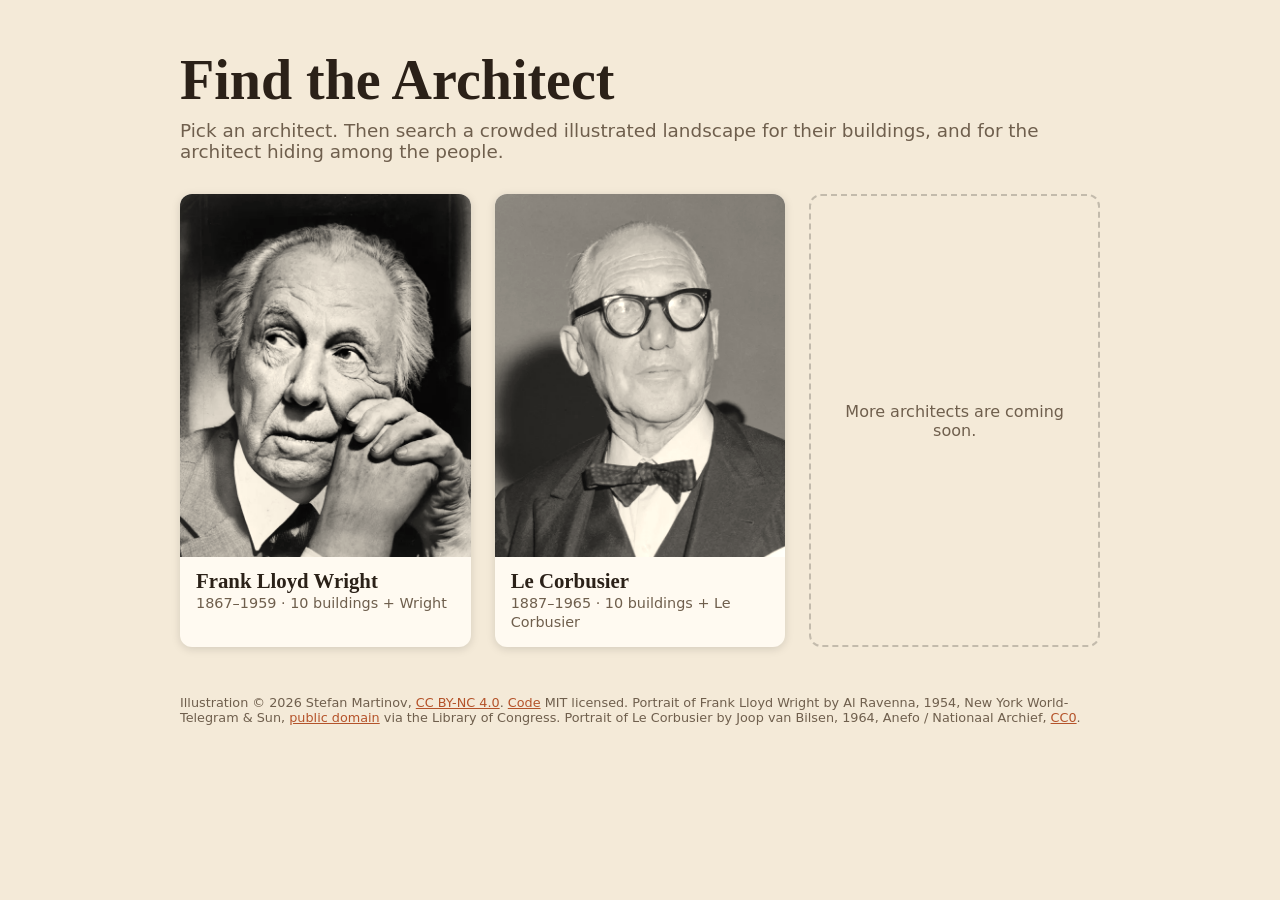
<file: index.html>
<!doctype html>
<html lang="en">
<head>
  <meta charset="utf-8">
  <meta name="viewport" content="width=device-width, initial-scale=1">
  <title>Find the Architect</title>
  <meta name="description" content="A hidden-object game: find famous buildings and their architect in a crowded illustrated landscape.">
  <link rel="canonical" href="https://smartinov.github.io/marhitekta/">
  <meta property="og:type" content="website">
  <meta property="og:site_name" content="Find the Architect">
  <meta property="og:title" content="Find the Architect">
  <meta property="og:description" content="A free hidden-object game: find famous buildings and their architect in a crowded illustrated town.">
  <meta property="og:url" content="https://smartinov.github.io/marhitekta/">
  <meta property="og:image" content="https://smartinov.github.io/marhitekta/architects/frank-lloyd-wright/share.jpg">
  <meta property="og:image:width" content="1200">
  <meta property="og:image:height" content="630">
  <meta name="twitter:card" content="summary_large_image">
  <link rel="icon" href="favicon.ico" sizes="32x32">
  <link rel="icon" href="favicon.svg" type="image/svg+xml">
  <link rel="apple-touch-icon" href="apple-touch-icon.png">
  <link rel="stylesheet" href="style.css">
</head>
<body>
  <div class="landing">
    <h1>Find the Architect</h1>
    <p class="lead">Pick an architect. Then search a crowded illustrated landscape for their buildings, and for the architect hiding among the people.</p>
    <div class="cards">
      <a class="card" href="architects/frank-lloyd-wright/">
        <img src="architects/frank-lloyd-wright/portrait.webp" alt="Portrait of Frank Lloyd Wright" width="600" height="765">
        <div>
          <h2>Frank Lloyd Wright</h2>
          <span>1867–1959 · 10 buildings + Wright</span>
        </div>
      </a>
      <a class="card" href="architects/le-corbusier/">
        <img src="architects/le-corbusier/portrait.webp" alt="Portrait of Le Corbusier" width="600" height="765">
        <div>
          <h2>Le Corbusier</h2>
          <span>1887–1965 · 10 buildings + Le Corbusier</span>
        </div>
      </a>
      <div class="card soon">More architects are coming soon.</div>
    </div>
    <footer>
      Illustration © 2026 Stefan Martinov, <a href="https://creativecommons.org/licenses/by-nc/4.0/">CC BY-NC 4.0</a>.
      <a href="https://github.com/smartinov/marhitekta">Code</a> MIT licensed. Portrait of Frank Lloyd Wright by Al Ravenna, 1954, New York World-Telegram &amp; Sun,
      <a href="https://commons.wikimedia.org/wiki/File:Frank_Lloyd_Wright_portrait.jpg">public domain</a> via the Library of Congress. Portrait of Le Corbusier by Joop van Bilsen, 1964, Anefo / Nationaal Archief,
      <a href="https://commons.wikimedia.org/wiki/File:Le_Corbusier_(1964).jpg">CC0</a>.
    </footer>
  </div>
</body>
</html>
</file>
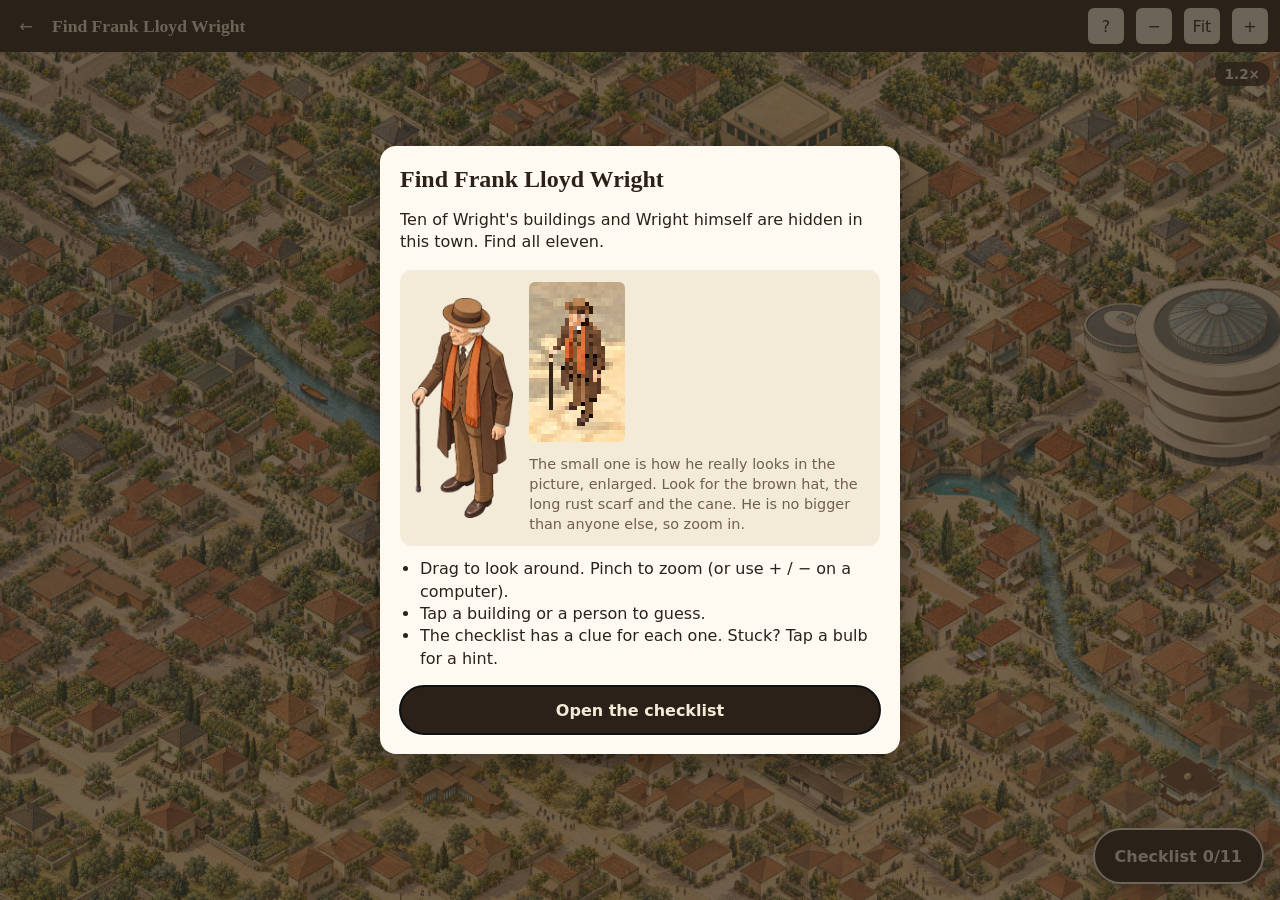
<file: architects/frank-lloyd-wright/index.html>
<!doctype html>
<html lang="en">
<head>
  <meta charset="utf-8">
  <meta name="viewport" content="width=device-width, initial-scale=1">
  <title>Find Frank Lloyd Wright: Fallingwater, the Guggenheim and more | Find the Architect</title>
  <meta name="description" content="A free hidden-object game: find Fallingwater, the Guggenheim, Robie House and seven more Frank Lloyd Wright buildings, and Wright himself, in a crowded illustrated town.">
  <meta http-equiv="Content-Security-Policy" content="default-src 'self'; style-src 'self' 'unsafe-inline'">
  <link rel="canonical" href="https://smartinov.github.io/marhitekta/architects/frank-lloyd-wright/">
  <meta property="og:type" content="website">
  <meta property="og:site_name" content="Find the Architect">
  <meta property="og:title" content="Can you find Frank Lloyd Wright?">
  <meta property="og:description" content="Spot Fallingwater, the Guggenheim and eight more Wright buildings, then find the architect himself in the crowd.">
  <meta property="og:url" content="https://smartinov.github.io/marhitekta/architects/frank-lloyd-wright/">
  <meta property="og:image" content="https://smartinov.github.io/marhitekta/architects/frank-lloyd-wright/share.jpg">
  <meta property="og:image:width" content="1200">
  <meta property="og:image:height" content="630">
  <meta property="og:image:alt" content="Portrait of Frank Lloyd Wright beside the illustrated town with his buildings">
  <meta name="twitter:card" content="summary_large_image">
  <link rel="icon" href="../../favicon.ico" sizes="32x32">
  <link rel="icon" href="../../favicon.svg" type="image/svg+xml">
  <link rel="apple-touch-icon" href="../../apple-touch-icon.png">
  <link rel="stylesheet" href="../../style.css">
</head>
<body class="game">
  <header>
    <a href="../../" aria-label="Back to all architects">←</a>
    <h1 id="title">Find Frank Lloyd Wright</h1>
    <button id="help" aria-label="How to play">?</button>
    <button id="out" aria-label="Zoom out">−</button>
    <button id="fit" aria-label="Show whole picture">Fit</button>
    <button id="in" aria-label="Zoom in">+</button>
  </header>
  <main>
    <div class="frame">
      <div class="view" id="view" tabindex="0" aria-label="Picture. Arrow keys pan, Enter guesses at the crosshair."><div class="stage" id="stage"></div></div>
      <div class="crosshair" aria-hidden="true"></div>
      <div class="zoom" id="zoom" aria-hidden="true"></div>
      <section id="card" aria-labelledby="card-name" hidden>
        <button class="close" aria-label="Close">×</button>
        <h2 id="card-name"></h2>
        <p id="card-about"></p>
        <p id="card-look"></p>
        <p id="card-links"></p>
      </section>
      <div class="fabs">
        <button id="count" class="fab" aria-controls="checklist" aria-expanded="false"></button>
      </div>
    </div>
    <aside id="checklist">
      <p>Drag to look around, pinch to zoom (or use + / − on a computer), and tap what you find. The Checklist button shows or hides this list. Stuck? Tap a bulb for a hint; it needs a few seconds to recharge. Tap the target next to anything you found to fly back to it.</p>
      <ol id="list"></ol>
    </aside>
  </main>
  <dialog id="intro" aria-labelledby="intro-title">
    <h2 id="intro-title">Find Frank Lloyd Wright</h2>
    <p>Ten of Wright's buildings and Wright himself are hidden in this town. Find all eleven.</p>
    <div class="who">
      <img src="figure.webp" width="221" height="480" alt="Drawing of Wright as he appears in the picture: brown hat, long rust scarf, brown coat and a cane">
      <div>
        <img class="actual" src="figure-actual.png" width="24" height="40" alt="The same figure as it really looks in the picture, enlarged">
        <p>The small one is how he really looks in the picture, enlarged. Look for the brown hat, the long rust scarf and the cane. He is no bigger than anyone else, so zoom in.</p>
      </div>
    </div>
    <ul>
      <li>Drag to look around. Pinch to zoom (or use + / − on a computer).</li>
      <li>Tap a building or a person to guess.</li>
      <li>The checklist has a clue for each one. Stuck? Tap a bulb for a hint.</li>
    </ul>
    <form method="dialog"><button value="list" autofocus>Open the checklist</button></form>
  </dialog>
  <div id="toast" role="status"></div>
  <script src="game.js"></script>
  <script src="../../play.js"></script>
</body>
</html>
</file>
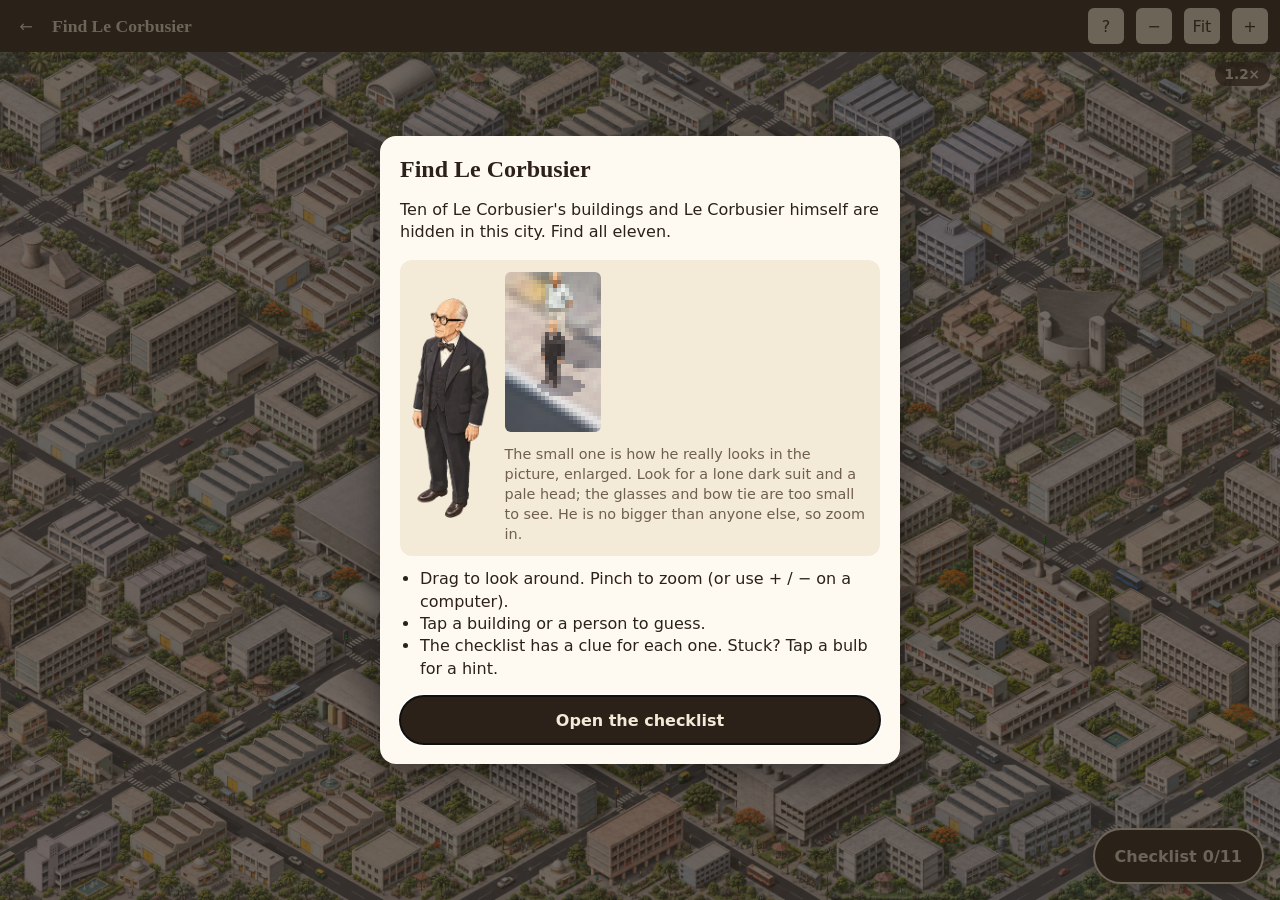
<file: architects/le-corbusier/index.html>
<!doctype html>
<html lang="en">
<head>
  <meta charset="utf-8">
  <meta name="viewport" content="width=device-width, initial-scale=1">
  <title>Find Le Corbusier: Villa Savoye, Ronchamp and more | Find the Architect</title>
  <meta name="description" content="A free hidden-object game: find Villa Savoye, Ronchamp, the Unité d'Habitation and seven more Le Corbusier buildings, and Le Corbusier himself, in a crowded illustrated city.">
  <meta http-equiv="Content-Security-Policy" content="default-src 'self'; style-src 'self' 'unsafe-inline'">
  <link rel="canonical" href="https://smartinov.github.io/marhitekta/architects/le-corbusier/">
  <meta property="og:type" content="website">
  <meta property="og:site_name" content="Find the Architect">
  <meta property="og:title" content="Can you find Le Corbusier?">
  <meta property="og:description" content="Spot Villa Savoye, Ronchamp and eight more Le Corbusier buildings, then find the architect himself in the crowd.">
  <meta property="og:url" content="https://smartinov.github.io/marhitekta/architects/le-corbusier/">
  <meta property="og:image" content="https://smartinov.github.io/marhitekta/architects/le-corbusier/share.jpg">
  <meta property="og:image:width" content="1200">
  <meta property="og:image:height" content="630">
  <meta property="og:image:alt" content="Portrait of Le Corbusier beside the illustrated city with his buildings">
  <meta name="twitter:card" content="summary_large_image">
  <link rel="icon" href="../../favicon.ico" sizes="32x32">
  <link rel="icon" href="../../favicon.svg" type="image/svg+xml">
  <link rel="apple-touch-icon" href="../../apple-touch-icon.png">
  <link rel="stylesheet" href="../../style.css">
</head>
<body class="game">
  <header>
    <a href="../../" aria-label="Back to all architects">←</a>
    <h1 id="title">Find Le Corbusier</h1>
    <button id="help" aria-label="How to play">?</button>
    <button id="out" aria-label="Zoom out">−</button>
    <button id="fit" aria-label="Show whole picture">Fit</button>
    <button id="in" aria-label="Zoom in">+</button>
  </header>
  <main>
    <div class="frame">
      <div class="view" id="view" tabindex="0" aria-label="Picture. Arrow keys pan, Enter guesses at the crosshair."><div class="stage" id="stage"></div></div>
      <div class="crosshair" aria-hidden="true"></div>
      <div class="zoom" id="zoom" aria-hidden="true"></div>
      <section id="card" aria-labelledby="card-name" hidden>
        <button class="close" aria-label="Close">×</button>
        <h2 id="card-name"></h2>
        <p id="card-about"></p>
        <p id="card-look"></p>
        <p id="card-links"></p>
      </section>
      <div class="fabs">
        <button id="count" class="fab" aria-controls="checklist" aria-expanded="false"></button>
      </div>
    </div>
    <aside id="checklist">
      <p>Drag to look around, pinch to zoom (or use + / − on a computer), and tap what you find. The Checklist button shows or hides this list. Stuck? Tap a bulb for a hint; it needs a few seconds to recharge. Tap the target next to anything you found to fly back to it.</p>
      <ol id="list"></ol>
    </aside>
  </main>
  <dialog id="intro" aria-labelledby="intro-title">
    <h2 id="intro-title">Find Le Corbusier</h2>
    <p>Ten of Le Corbusier's buildings and Le Corbusier himself are hidden in this city. Find all eleven.</p>
    <div class="who">
      <img src="figure.webp" width="167" height="480" alt="Drawing of Le Corbusier as he appears in the picture: dark three-piece suit, white shirt, bow tie and round black glasses">
      <div>
        <img class="actual" src="figure-actual.png" width="24" height="40" alt="The same figure as it really looks in the picture, enlarged">
        <p>The small one is how he really looks in the picture, enlarged. Look for a lone dark suit and a pale head; the glasses and bow tie are too small to see. He is no bigger than anyone else, so zoom in.</p>
      </div>
    </div>
    <ul>
      <li>Drag to look around. Pinch to zoom (or use + / − on a computer).</li>
      <li>Tap a building or a person to guess.</li>
      <li>The checklist has a clue for each one. Stuck? Tap a bulb for a hint.</li>
    </ul>
    <form method="dialog"><button value="list" autofocus>Open the checklist</button></form>
  </dialog>
  <div id="toast" role="status"></div>
  <script src="game.js"></script>
  <script src="../../play.js"></script>
</body>
</html>
</file>
<file: style.css>
:root {
  --paper: #f4ead8;
  --ink: #2b2118;
  --muted: #6f5f4d;
  --rust: #b4532a;
  --green: #3f7d4e;
  font-family: system-ui, -apple-system, 'Segoe UI', sans-serif;
  color: var(--ink);
  background: var(--paper);
}

* { box-sizing: border-box; }
body { margin: 0; }
h1, h2 { font-family: Georgia, 'Times New Roman', serif; }
a { color: var(--rust); }

/* Landing */
.landing { max-width: 960px; margin: 0 auto; padding: 48px 20px; }
.landing h1 { font-size: clamp(2rem, 6vw, 3.5rem); margin: 0 0 8px; }
.landing p.lead { color: var(--muted); font-size: 1.15rem; margin: 0 0 32px; }
.cards { display: grid; grid-template-columns: repeat(auto-fill, minmax(220px, 1fr)); gap: 24px; }
.card {
  display: block; text-decoration: none; color: inherit; background: #fffaf1;
  border-radius: 12px; overflow: hidden; box-shadow: 0 2px 10px #0002; transition: transform .15s;
}
.card:hover, .card:focus-visible { transform: translateY(-4px); }
.card img { display: block; width: 100%; height: auto; aspect-ratio: 4 / 5; object-fit: cover; object-position: top; filter: sepia(.25); }
.card div { padding: 12px 16px 16px; }
.card h2 { margin: 0; font-size: 1.3rem; }
.card span { color: var(--muted); font-size: .9rem; }
.card.soon {
  display: grid; place-items: center; min-height: 200px; padding: 24px; text-align: center;
  color: var(--muted); background: none; box-shadow: none; border: 2px dashed #0003;
}
.card.soon:hover { transform: none; }
footer { color: var(--muted); font-size: .8rem; margin-top: 48px; }

/* Game */
.game { display: flex; flex-direction: column; height: 100vh; height: 100dvh; }
.game header { display: flex; align-items: center; gap: 12px; padding: 8px 12px; background: var(--ink); color: var(--paper); flex-wrap: wrap; }
.game header a { display: grid; place-items: center; min-width: 44px; min-height: 44px; margin: -4px -8px; color: var(--paper); text-decoration: none; }
.game header h1 { font-size: 1.1rem; margin: 0; flex: 1; }
.game header button {
  font: inherit; min-width: 36px; height: 36px; border: 0; border-radius: 6px;
  background: var(--paper); color: var(--ink); cursor: pointer;
}
.game main { flex: 1; display: flex; min-height: 0; }
/* A pinch that starts on the card or a button over the picture must not zoom the whole page. */
.frame { flex: 1; position: relative; display: grid; min-width: 0; min-height: 0; touch-action: none; }
.crosshair {
  display: none; position: absolute; left: 50%; top: 50%; width: 32px; height: 32px; margin: -16px 0 0 -16px;
  border: 2px solid var(--rust); border-radius: 50%; box-shadow: 0 0 0 2px #fff; pointer-events: none;
}
.view:focus-visible { outline: 3px solid var(--rust); outline-offset: -3px; }
.view:focus-visible + .crosshair { display: block; }
.view { min-width: 0; min-height: 0; display: grid; overflow: auto; touch-action: none; cursor: grab; background: #d9cbb2; user-select: none; -webkit-user-select: none; }
/* The picture and checklist scroll by finger, wheel, trackpad and keys; scrollbars would only clutter them. */
.view, aside { scrollbar-width: none; }
.view::-webkit-scrollbar, aside::-webkit-scrollbar { display: none; }
.view:active { cursor: grabbing; }
.stage { margin: auto; position: relative; overflow: hidden; display: grid; grid-template-columns: repeat(2, minmax(0, 1fr)); }
.stage img { display: block; width: 100%; height: auto; -webkit-user-drag: none; }
.mark { position: absolute; border: 3px solid var(--green); border-radius: 8px; box-shadow: 0 0 0 2px #fff; pointer-events: none; }
.miss {
  position: absolute; width: 28px; height: 28px; margin: -14px 0 0 -14px; border: 3px solid var(--rust);
  border-radius: 50%; pointer-events: none; animation: fade .8s forwards;
}
@keyframes fade { to { opacity: 0; transform: scale(1.8); } }
aside { width: 300px; overflow: auto; padding: 12px 16px; background: #fffaf1; }
aside p { color: var(--muted); font-size: .85rem; margin: 0 0 8px; }
aside ol { list-style: none; padding: 0; margin: 0; }
aside li { padding: 8px 0; border-bottom: 1px solid #0001; }
aside li .name { all: unset; font-weight: 700; }
aside li .name:focus-visible { outline: 2px solid var(--rust); }
aside li .name::before { content: '○ '; }
aside li.found .name { color: var(--green); cursor: pointer; }
aside li.found .name::before { content: '✓ '; }
aside li small { display: block; color: var(--muted); }
.fab {
  display: grid; place-items: center; padding: 0; border-radius: 50%; background: var(--ink); color: var(--paper);
  cursor: pointer; touch-action: manipulation;
}
/* Checklist bulbs and targets are bare icons; the transparent button keeps a finger-sized tap area. */
aside li .hint, aside li .goto {
  float: right; display: grid; place-items: center; width: 40px; height: 40px; margin: -4px -8px 0 4px; padding: 0;
  border: 0; background: none; color: var(--ink); cursor: pointer; touch-action: manipulation;
}
aside li .hint svg, aside li .goto svg { width: 22px; height: 22px; }
aside li .goto { display: none; color: var(--green); }
aside li.found .goto { display: grid; }
.fabs {
  position: absolute; right: 16px; bottom: calc(16px + env(safe-area-inset-bottom)); z-index: 3;
  display: grid; gap: 12px; justify-items: center;
}
.fab { width: 56px; height: 56px; border: 2px solid var(--paper); box-shadow: 0 4px 14px #0006; font: 700 1rem system-ui, sans-serif; }
/* A word beside the count, so the checklist is clearly a button and not only a score. */
#count.fab { width: auto; height: 56px; padding: 0 20px; border-radius: 999px; gap: 6px; grid-auto-flow: column; font-weight: 600; }
.list-open #count.fab { background: var(--rust); }
aside li.found .hint { display: none; }
aside li .figure { display: block; height: 96px; margin-top: 6px; }
/* Reading links live on the card, which appears only after finding, so article photos cannot spoil the search. */
#card {
  position: absolute; z-index: 3; width: min(300px, calc(100% - 24px)); max-height: calc(100% - 24px); overflow: auto;
  padding: 12px 16px; border-radius: 12px; background: #fffaf1; box-shadow: 0 4px 18px #0005; font-size: .9rem;
}
#card[hidden] { display: none; }
#card h2 { margin: 0 32px 6px 0; font-size: 1.15rem; color: var(--green); }
#card p { margin: 0 0 8px; }
#card p:last-child { margin: 0; color: var(--muted); font-size: .85rem; }
#card .close {
  position: absolute; top: 2px; right: 2px; width: 44px; height: 44px; border: 0; background: none;
  font-size: 1.4rem; color: var(--ink); cursor: pointer; touch-action: manipulation;
}
#intro {
  width: min(520px, calc(100% - 24px)); max-height: calc(100dvh - 24px); padding: 20px; border: 0; border-radius: 16px;
  background: #fffaf1; color: var(--ink); box-shadow: 0 8px 30px #0006;
}
#intro::backdrop { background: #2b2118aa; }
#intro h2 { margin: 0 0 8px; }
#intro p, #intro li { line-height: 1.4; }
#intro ul { padding-left: 20px; margin: 12px 0 16px; }
#intro .who { display: flex; gap: 16px; align-items: center; padding: 12px; border-radius: 12px; background: #f4ead8; }
#intro .who > img { height: 220px; width: auto; }
#intro .who p { margin: 8px 0 0; font-size: .9rem; color: var(--muted); }
/* Shown pixel for pixel, so players see exactly what they are looking for. */
#intro .actual { width: 96px; height: 160px; image-rendering: pixelated; border-radius: 6px; }
#intro form button {
  width: 100%; min-height: 48px; border: 0; border-radius: 999px; background: var(--ink); color: var(--paper);
  font: 600 1rem system-ui, sans-serif; cursor: pointer;
}
.ping { position: absolute; border: 5px solid #ffd23f; border-radius: 50%; box-shadow: 0 0 0 3px #2b211866; pointer-events: none; }
.zoom {
  position: absolute; top: 10px; right: 10px; z-index: 3; padding: 4px 10px; border-radius: 999px;
  background: #2b2118cc; color: var(--paper); font: 600 .85rem system-ui, sans-serif; pointer-events: none;
}
#toast {
  position: fixed; z-index: 4; left: 50%; top: 72px; transform: translateX(-50%); background: var(--ink); color: var(--paper);
  padding: 10px 18px; border-radius: 999px; opacity: 0; transition: opacity .3s; pointer-events: none;
}
#toast.show { opacity: 1; }

.game header button { touch-action: manipulation; }

/* Phones: the picture takes the screen and the checklist is a bottom sheet toggled by the Checklist button. */
@media (max-width: 760px) {
  .game header { flex-wrap: nowrap; gap: 8px; padding-top: max(8px, env(safe-area-inset-top)); }
  .game header h1 { min-width: 0; white-space: nowrap; overflow: hidden; text-overflow: ellipsis; }
  /* Phones zoom by pinch, so the zoom buttons only crowd the title. */
  .game header button:not(#help) { display: none; }
  #intro .who > img { height: 160px; }
  #intro .actual { width: 72px; height: 120px; }
  aside {
    position: fixed; left: 0; right: 0; bottom: 0; z-index: 2; width: auto; height: 55dvh;
    padding-bottom: calc(12px + env(safe-area-inset-bottom)); border-radius: 16px 16px 0 0;
    box-shadow: 0 -4px 20px #0004; transform: translateY(105%); transition: transform .25s;
  }
  .list-open aside { transform: none; }
  /* The floating buttons ride on top of the open sheet instead of covering its bulbs. */
  .fabs { transition: bottom .25s; }
  .list-open .fabs { bottom: calc(55dvh + 12px); }
}

/* Desktop: the Checklist button hides the side checklist to give the picture more room. */
@media (min-width: 761px) {
  .game:not(.list-open) aside { display: none; }
}
</file>
